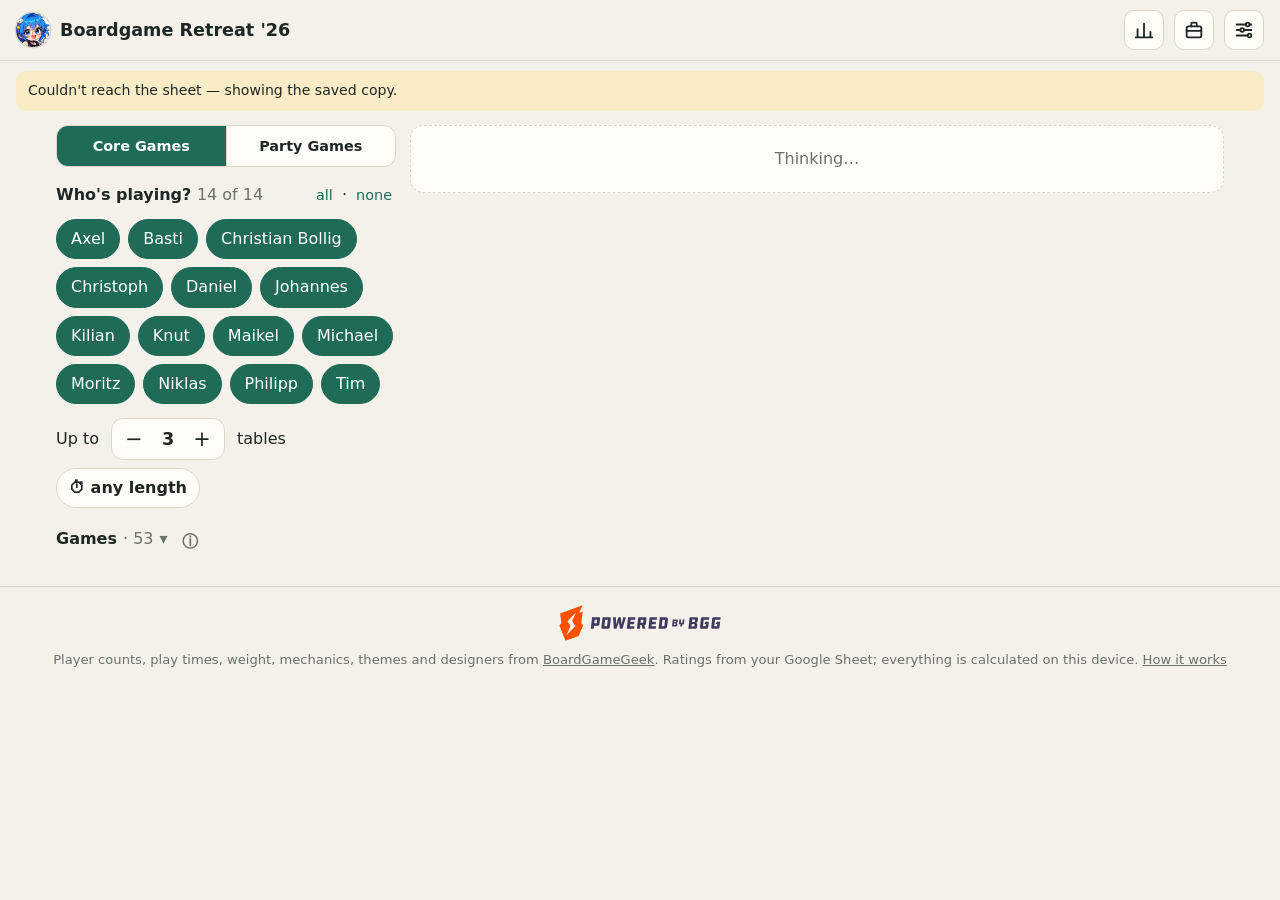
<file: web/index.html>
<!doctype html>
<html lang="en">
<head>
<meta charset="utf-8">
<meta name="viewport" content="width=device-width, initial-scale=1, viewport-fit=cover">
<meta name="theme-color" content="#1f3a33">
<title>Game Tables</title>
<link rel="stylesheet" href="style.css">
<link rel="icon" href="data:image/svg+xml,%3Csvg xmlns=%27http://www.w3.org/2000/svg%27 viewBox=%270 0 32 32%27%3E%3Crect x=%274%27 y=%274%27 width=%2724%27 height=%2724%27 rx=%276%27 fill=%27%231f6b57%27/%3E%3Ccircle cx=%2712%27 cy=%2712%27 r=%272.5%27 fill=%27white%27/%3E%3Ccircle cx=%2720%27 cy=%2720%27 r=%272.5%27 fill=%27white%27/%3E%3C/svg%3E">
</head>
<body>
<header class="top">
  <button id="horstBtn" class="horst-face" aria-label="Horst Chan"><img src="img/horst-face.webp" alt="" width="56" height="56"></button>
  <h1 id="title">Game Tables</h1>
  <span id="dataState" class="muted small"></span>
  <button id="openStats" class="icon-btn" aria-label="Stats" title="Stats">
    <svg viewBox="0 0 24 24" width="22" height="22" fill="none" stroke="currentColor" stroke-width="2" stroke-linecap="round" aria-hidden="true"><path d="M5 20V11M12 20V5M19 20v-6M3 20h18"/></svg>
  </button>
  <button id="openBring" class="icon-btn" aria-label="What to bring" title="What to bring">
    <svg viewBox="0 0 24 24" width="22" height="22" fill="none" stroke="currentColor" stroke-width="2" stroke-linecap="round" stroke-linejoin="round" aria-hidden="true"><rect x="4" y="8" width="16" height="12" rx="2"/><path d="M9 8V5.5A1.5 1.5 0 0 1 10.5 4h3A1.5 1.5 0 0 1 15 5.5V8M4 13h16"/></svg>
  </button>
  <button id="openSettings" class="icon-btn" aria-label="Settings & games">
    <svg viewBox="0 0 24 24" width="22" height="22" fill="none" stroke="currentColor" stroke-width="2" stroke-linecap="round" aria-hidden="true"><path d="M4 6h10M18 6h2M4 12h4M12 12h8M4 18h12"/><circle cx="16" cy="6" r="2"/><circle cx="10" cy="12" r="2"/><circle cx="18" cy="18" r="2"/></svg>
  </button>
</header>

<div id="banner" class="banner" hidden></div>

<div class="layout">
  <aside class="controls">
    <div id="tabSwitch" class="seg tabs" hidden></div>
    <section class="who">
      <div class="row-between">
        <h2>Who's playing? <span id="whoCount" class="muted"></span></h2>
        <span class="links"><button class="link" id="allBtn">all</button> · <button class="link" id="noneBtn">none</button></span>
      </div>
      <div id="players" class="chips"></div>
    </section>

    <section class="tables-row">
      <span>Up to</span>
      <div class="stepper">
        <button id="tMinus" aria-label="Fewer tables">−</button>
        <output id="tVal">3</output>
        <button id="tPlus" aria-label="More tables">+</button>
      </div>
      <span id="tWord">tables</span>
      <button id="timeBtn" class="time-btn" aria-expanded="false">⏱ <span id="timeLabel">any length</span></button>
    </section>
    <section id="timePanel" class="time-panel" hidden>
      <div class="trow"><span>at least</span><div class="chips" id="tminChips"></div></div>
      <div class="trow"><span>at most</span><div class="chips" id="tmaxChips"></div></div>
      <p class="muted small">Uses each table's estimate including teach. Pinned games always count.</p>
    </section>

    <section class="games">
      <div class="row-between">
        <h2><button class="fold" id="gamesFold" aria-expanded="false">Games <span id="gameCount" class="muted"></span> <span class="chev">▾</span></button>
          <button class="info" id="gamesInfo" aria-label="How game chips work" aria-expanded="false">ⓘ</button></h2>
        <span class="links"><button class="link" id="gamesReset" hidden>reset</button> <button class="link" id="gamesMore" hidden>all</button></span>
      </div>
      <p class="muted small legend" id="gamesLegend" hidden>Tap: 📌 must play → ⊘ out → normal · hold: who plays · number: how many here want it</p>
      <div id="gameChips" class="chips"></div>
    </section>
  </aside>

  <main>
    <div id="results" aria-live="polite"></div>
    <p id="stats" class="muted small stats"></p>
  </main>
</div>

<section id="statsView" class="stats-view" hidden>
  <div class="st-head">
    <button id="closeStats" class="ghost-btn">← Tables</button>
    <div class="seg" id="statsWho">
      <button type="button" value="all" aria-pressed="true">Everyone</button>
      <button type="button" value="here" aria-pressed="false">Only who's here</button>
    </div>
  </div>
  <div id="statsBody"></div>
</section>
<section id="bringView" class="stats-view bring-view" hidden>
  <div class="st-head"><button id="closeBring" class="ghost-btn">← Tables</button><h2>🧳 What to bring</h2></div>
  <div id="bringBody"></div>
</section>
<div id="horstPop" class="horst-pop" hidden></div>
<div id="tip" class="tip" hidden></div>
<div id="toast" class="toast" hidden></div>

<dialog id="shareDlg">
  <form method="dialog" class="sheet">
    <header class="sheet-head"><h2>📤 Send to the group?</h2><button class="icon-btn" value="close" aria-label="Close">✕</button></header>
    <p><b>Is this really decided?</b> Once it's in the chat, it tends to stick. Only send it if you're actually about to play it.</p>
    <pre id="shareText" class="share-text"></pre>
    <div class="btns"><button value="close">Still just looking</button><button type="button" id="shareGo" class="primary">Yes, send it</button></div>
  </form>
</dialog>

<footer class="foot">
  <a href="https://boardgamegeek.com" target="_blank" rel="noopener" class="bgg">
    <img src="img/powered-by-bgg.svg" alt="Powered by BGG" height="36"
         onerror="this.replaceWith(Object.assign(document.createElement('span'),{className:'bgg-text',textContent:'Powered by BGG'}))">
  </a>
  <span class="muted small">Player counts, play times, weight, mechanics, themes and designers from <a href="https://boardgamegeek.com" target="_blank" rel="noopener">BoardGameGeek</a>. Ratings from your Google Sheet; everything is calculated on this device. <a href="help.html">How it works</a></span>
</footer>

<dialog id="settings">
  <form method="dialog" class="sheet">
    <header class="sheet-head">
      <div><h2>Settings &amp; games</h2><a class="muted small help-link" href="help.html">How it works</a></div>
      <button class="icon-btn" value="close" aria-label="Close">✕</button>
    </header>

    <div class="share-set">
      <button type="button" id="shareSettings" class="ghost-btn">🔗 Share these settings</button>
      <label class="small"><input type="checkbox" id="shareWho"> with who's here</label>
    </div>
    <section>
      <h3>Who sits where</h3>
      <label class="field">Player counts
        <div class="seg" data-key="source">
          <button type="button" value="best">Best</button>
          <button type="button" value="rec">Recommended</button>
          <button type="button" value="any">Any</button>
        </div>
      </label>
      <label class="field">Seat people at games they rated
        <div class="seg" data-key="minRating">
          <button type="button" value="2">2 only</button>
          <button type="button" value="1">1 or 2</button>
          <button type="button" value="0">anything</button>
        </div>
      </label>
      <details class="adv">
      <summary>Advanced</summary>
      <label class="field">Blank ratings count as
        <div class="seg" data-key="blanks">
          <button type="button" value="neutral">1 (guess)</button>
          <button type="button" value="zero">0</button>
        </div>
      </label>
      <label class="field">Smallest table
        <div class="seg" data-key="minPerTable">
          <button type="button" value="1">1</button>
          <button type="button" value="2">2</button>
          <button type="button" value="3">3</button>
        </div>
      </label>
      </details>
      <label class="toggle"><input type="checkbox" data-key="explainer"> Someone who can explain sits at the table</label>
      <label class="toggle"><input type="checkbox" data-key="owner"> Only games whose owner is here</label>
      <label class="toggle"><input type="checkbox" data-key="picky"> Cater to picky players</label>
      <p class="muted small hint">A “yes” from someone who rarely says yes counts a bit more. Scores shown stay the plain ratings.</p>
      <label class="field"><span id="gapLabel">All tables finish within <b>any time</b></span>
        <input id="gap" type="range" min="0" max="3" step="1" value="3" list="gapTicks">
        <datalist id="gapTicks"><option value="0" label="½ h"></option><option value="1" label="1 h"></option><option value="2" label="2 h"></option><option value="3" label="any"></option></datalist>
        <span class="ticks"><span>½ h</span><span>1 h</span><span>2 h</span><span>any</span></span>
      </label>
      <label class="toggle"><input type="checkbox" data-key="minutes"> Show minutes (box time and estimate)</label>
    </section>


    <section>
      <h3>Data</h3>
      <div id="dataInfo" class="small"></div>
      <details class="custom">
        <summary class="small">Use another sheet</summary>
        <p class="muted small">Paste the link to a tab of a Google Sheet shared as "anyone with the link", with the same columns as ours. Only this device switches.</p>
        <input id="customUrl" type="url" inputmode="url" placeholder="https://docs.google.com/spreadsheets/d/…" autocomplete="off">
        <div class="btns"><button type="button" id="useCustom">Use it</button><button type="button" id="dropCustom">Back to the retreat sheet</button></div>
      </details>
      <div class="btns">
        <button type="button" id="resetAll" class="danger">Reset everything</button>
      </div>
    </section>
    <details class="games-fold">
      <summary><h3>All games</h3></summary>
      <input id="gameSearch" class="full" type="search" placeholder="Search games" autocomplete="off">
      <p class="muted small">📌 must be played · ⊘ leave out · tap a name to choose who plays it</p>
      <ul id="gameList" class="game-list"></ul>
    </details>
  </form>
</dialog>

<dialog id="gameSheet">
  <form method="dialog" class="sheet">
    <header class="sheet-head">
      <div><h2 id="gsTitle"></h2><p id="gsMeta" class="muted small"></p></div>
      <button class="icon-btn" value="close" aria-label="Close">✕</button>
    </header>
    <div id="gsState" class="seg"></div>
    <section>
      <div class="row-between"><h3>Who plays it?</h3><button type="button" id="clearPeople" class="link">clear</button></div>
      <p class="muted small">Tap: ✓ plays → ✕ never → open. Your picks beat ratings, explainer and player-count rules.</p>
      <div id="gsPeople" class="chips"></div>
      <div id="gsNotes" class="small notes"></div>
    </section>
    <details class="known">
      <summary>Already played it <span id="gsKnownCount" class="muted"></span></summary>
      <p class="muted small">If everyone at a table knows it, there's no teach and the estimate shrinks (🎓). Explainers count automatically.</p>
      <div id="gsKnown" class="chips"></div>
    </details>
    <button class="done">Done</button>
  </form>
</dialog>

<script type="module" src="app.js"></script>
</body>
</html>
</file>
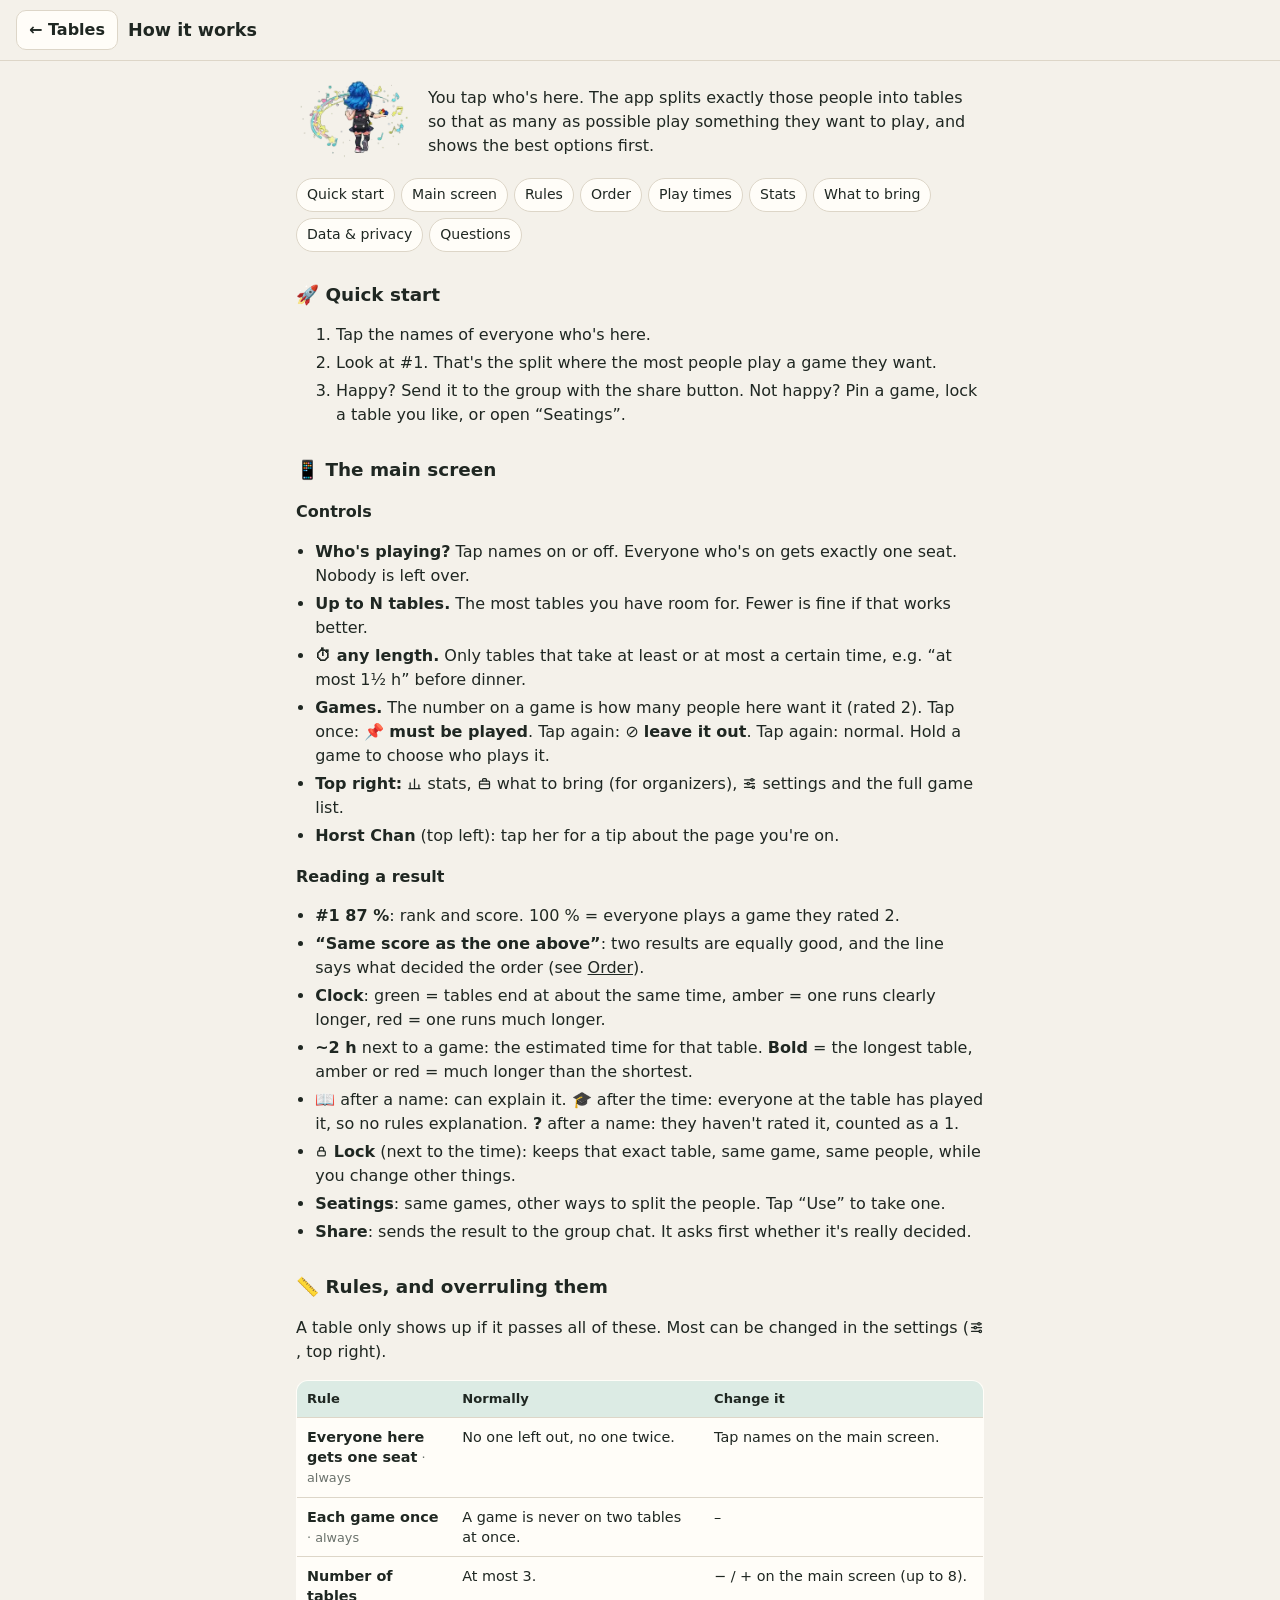
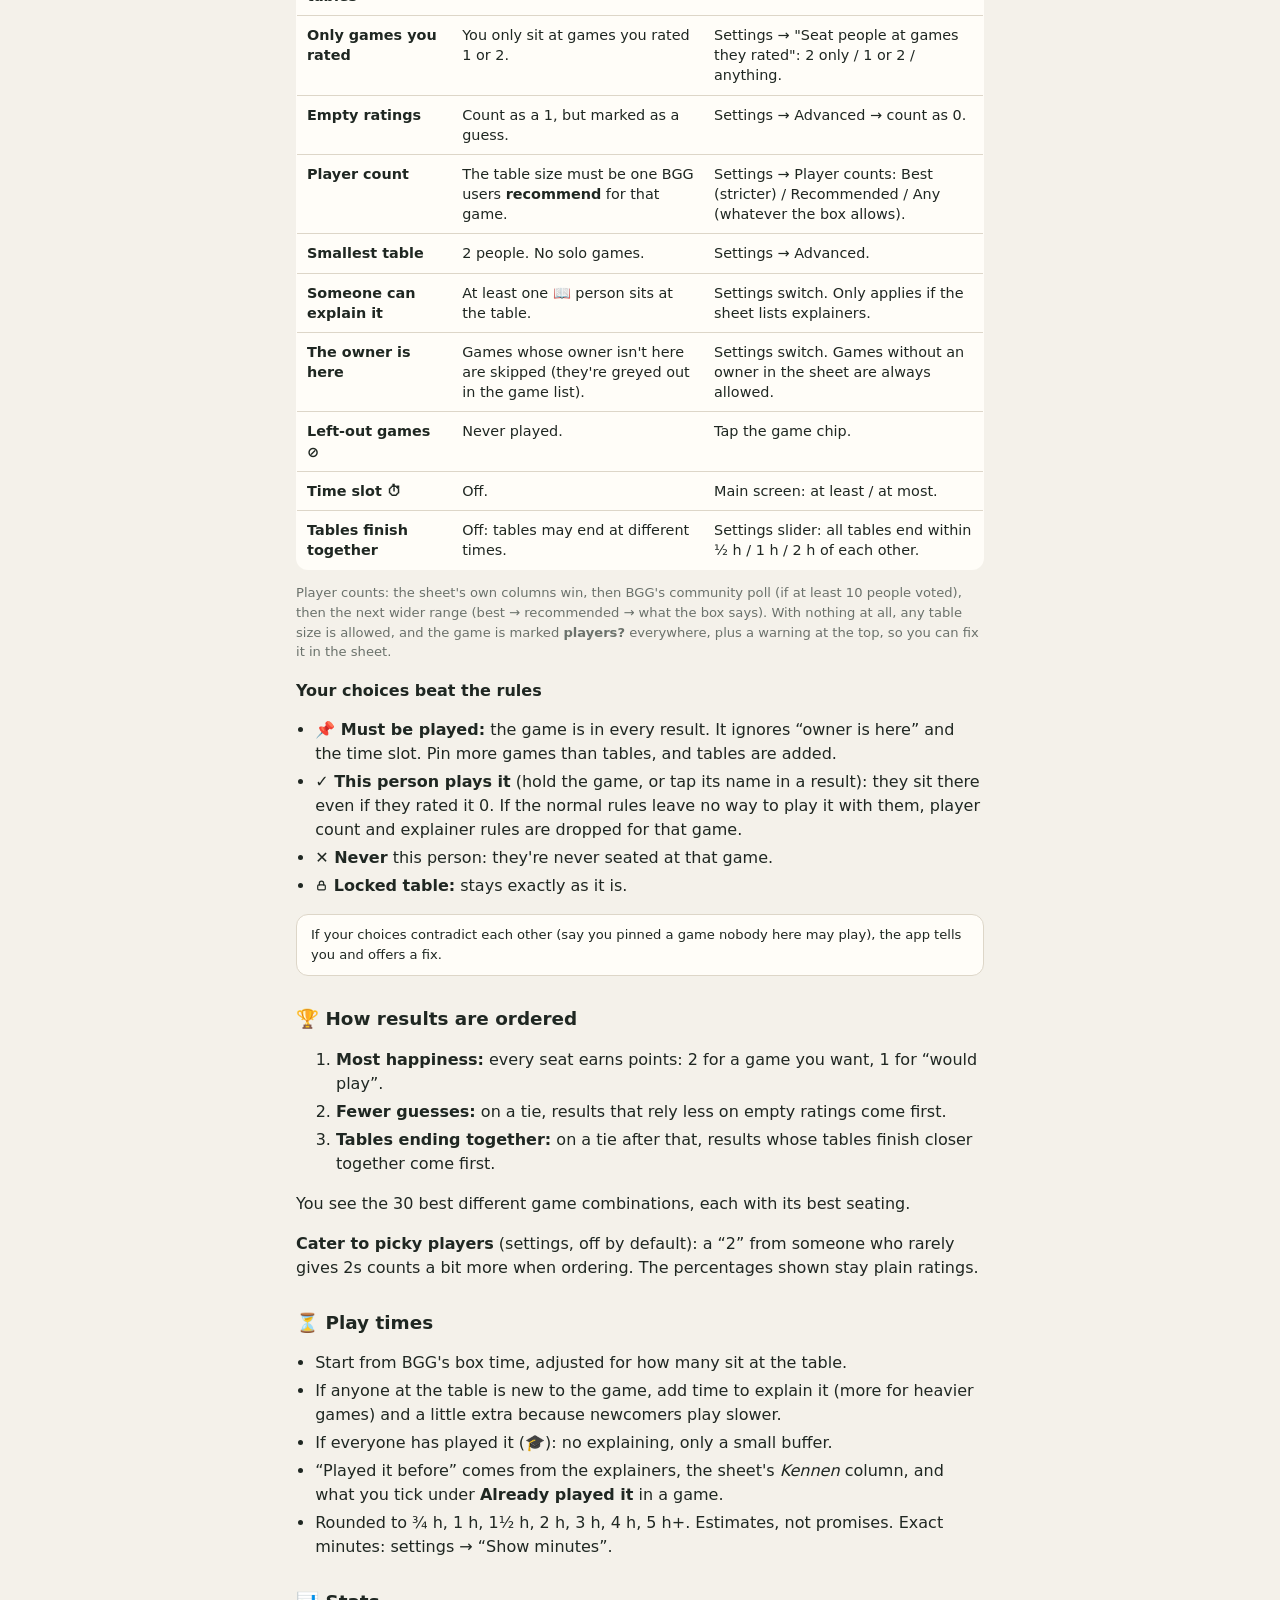
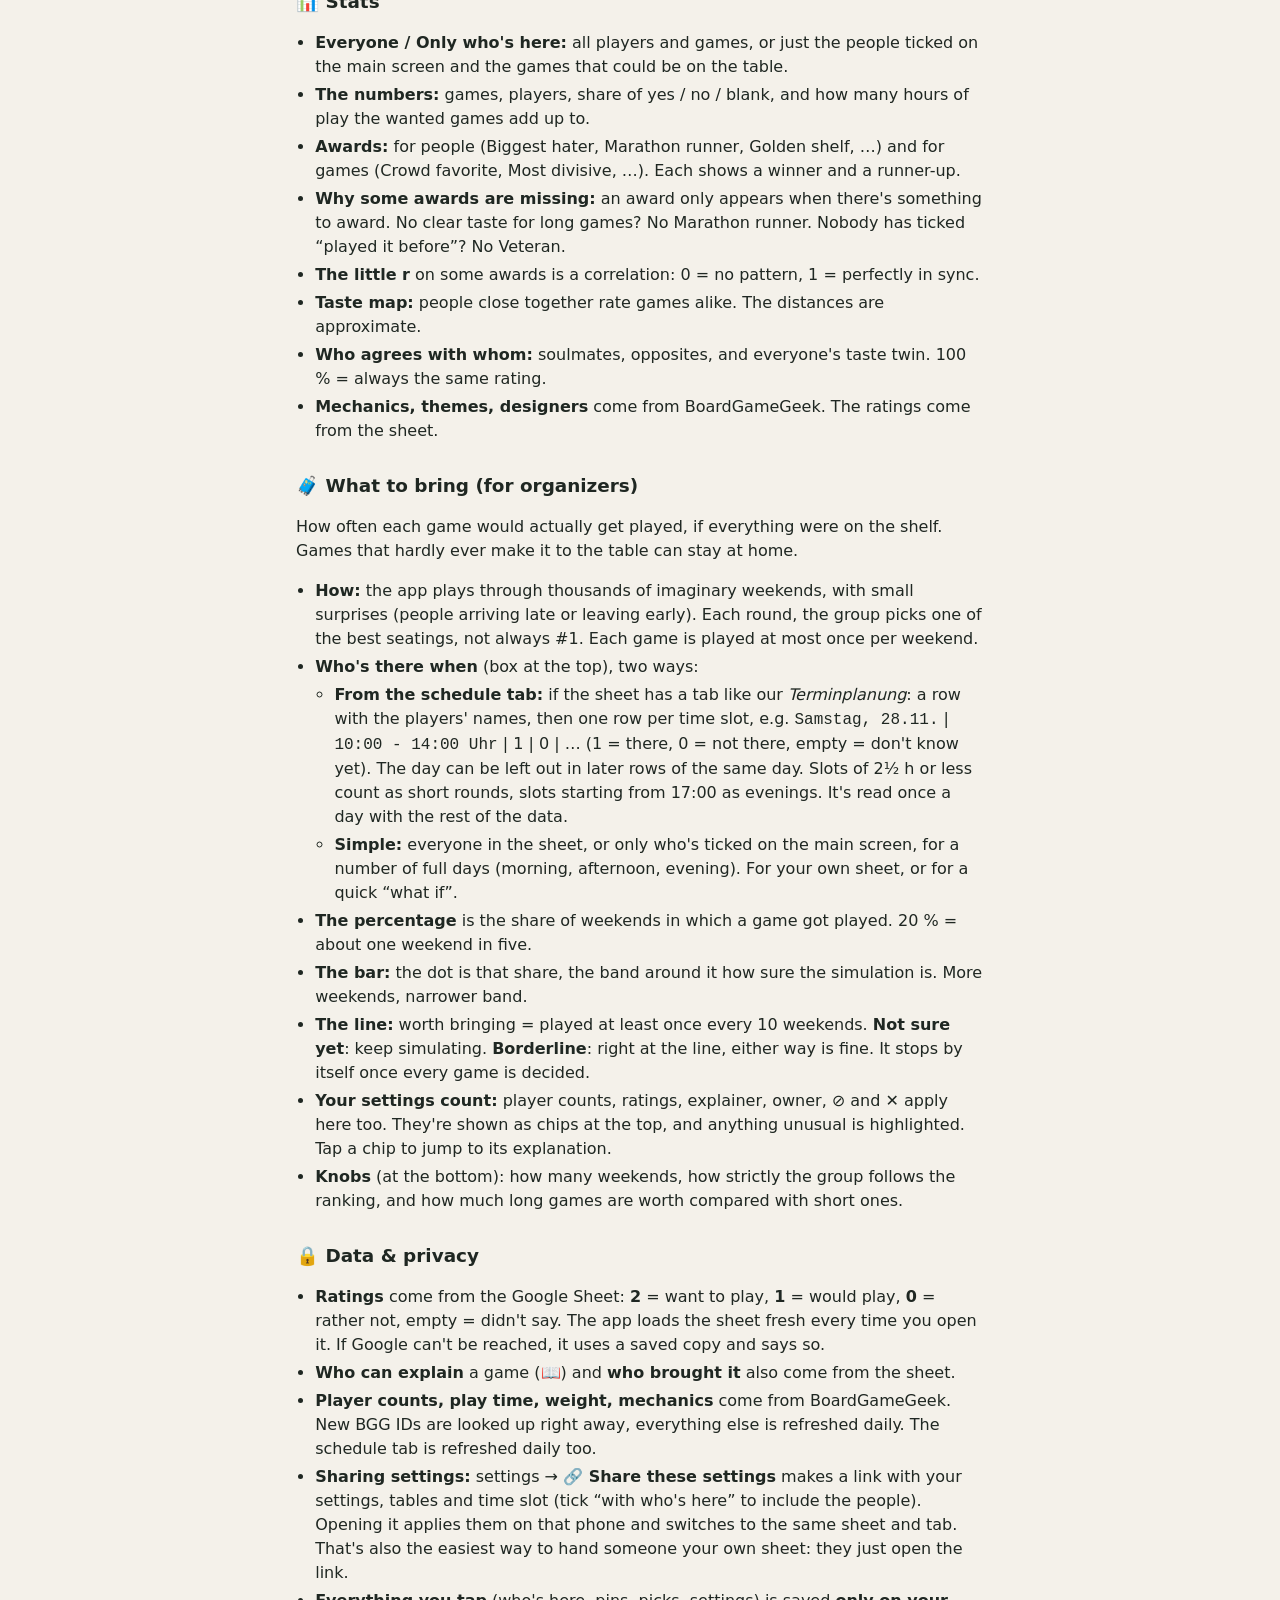
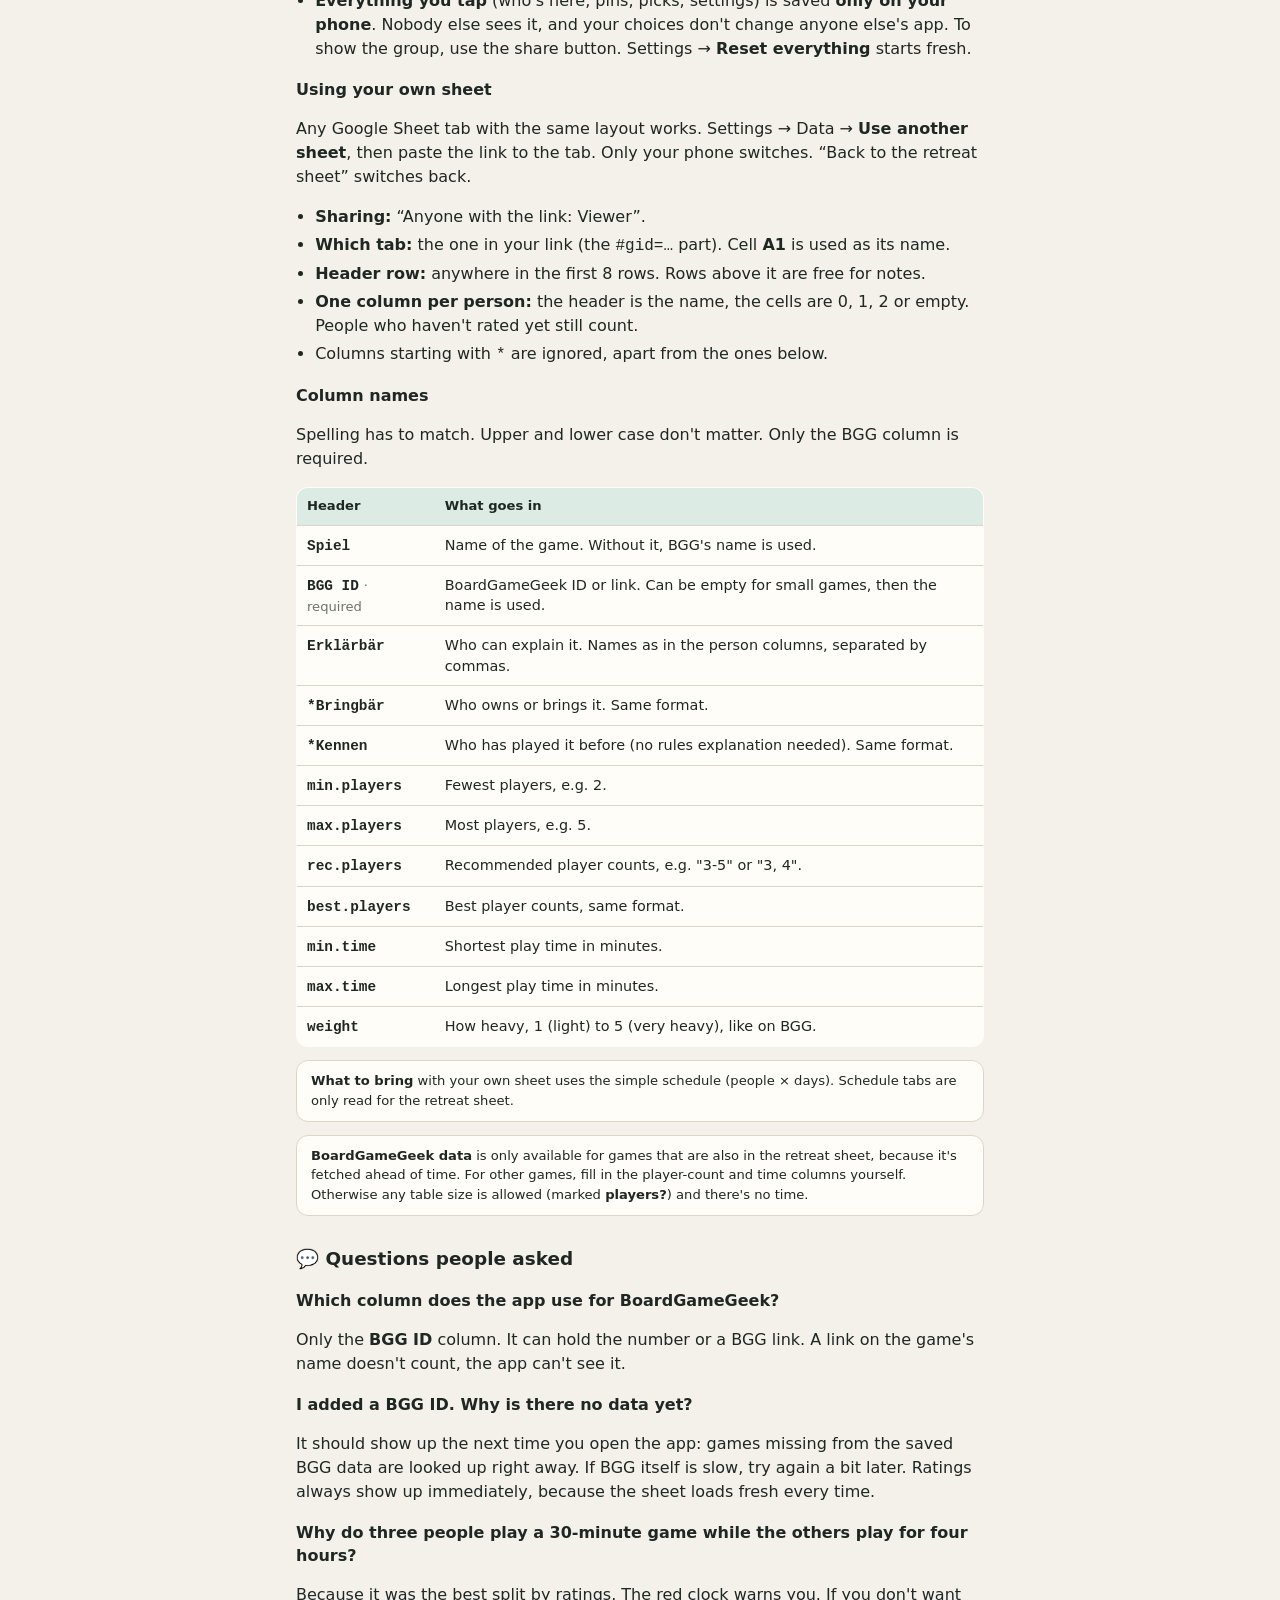
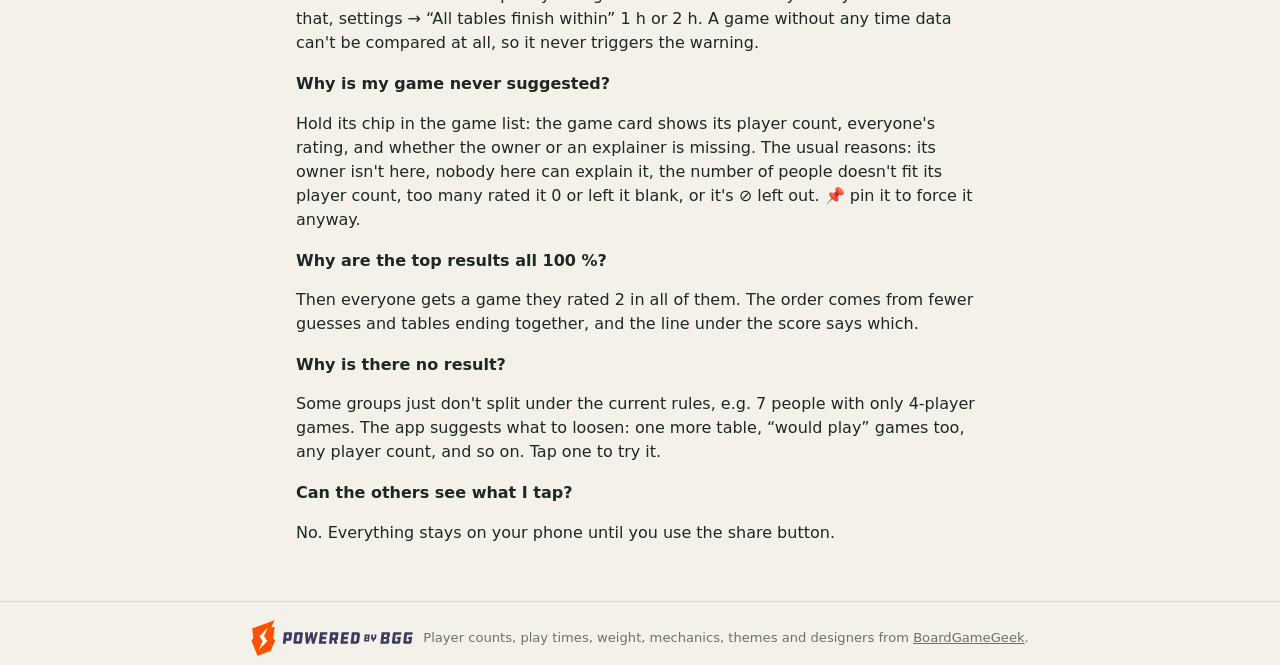
<file: web/help.html>
<!doctype html>
<html lang="en">
<head>
<meta charset="utf-8">
<meta name="viewport" content="width=device-width, initial-scale=1, viewport-fit=cover">
<meta name="theme-color" content="#1f3a33">
<title>How it works · Game Tables</title>
<link rel="stylesheet" href="style.css">
<style>
  .help { max-width: 720px; margin: 0 auto; padding: 14px 16px 40px; }
  .help h2 { font-size: 1.15rem; margin: 30px 0 8px; }
  .help h3 { font-size: 1rem; margin: 18px 0 6px; }
  .help p, .help li { line-height: 1.5; }
  .help ul { padding-left: 1.2em; }
  .help li { margin: 4px 0; }
  .hero { display: flex; align-items: center; gap: 12px; margin-top: 4px; }
  .hero img { width: 120px; height: auto; flex: none; }
  .hero p { margin: 0; }
  .toc { display: flex; flex-wrap: wrap; gap: 6px; margin: 14px 0 0; }
  .toc a { padding: 6px 10px; border: 1px solid var(--line); border-radius: 999px; background: var(--card); color: var(--ink); text-decoration: none; font-size: .88rem; }
  .rules { width: 100%; border-collapse: collapse; background: var(--card); border: 1px solid var(--line); border-radius: 12px; overflow: hidden; font-size: .9rem; }
  .rules th, .rules td { text-align: left; vertical-align: top; padding: 9px 10px; border-top: 1px solid var(--line); }
  .rules thead th { border-top: 0; background: var(--accent-soft); font-size: .82rem; }
  .rules td:first-child { font-weight: 600; }
  .rules .always td:first-child::after { content: ' · always'; font-weight: 400; color: var(--muted); font-size: .8rem; }
  .card-note { background: var(--card); border: 1px solid var(--line); border-radius: 12px; padding: 10px 14px; }
  [id] { scroll-margin-top: 72px; }
  .rules tr:target { background: var(--accent-soft); }
  #r-never:target { background: var(--accent-soft); border-radius: 6px; }
  .help a.back { display: inline-block; margin-bottom: 4px; }
  @media (max-width: 560px) { .rules thead { display: none; } .rules tr { display: block; border-top: 1px solid var(--line); padding: 8px 10px; }
    .rules tr:first-child { border-top: 0; } .rules td { display: block; border: 0; padding: 2px 0; }
    .rules td[data-l]::before { content: attr(data-l) ': '; color: var(--muted); } }
</style>
</head>
<body>
<header class="top">
  <a href="./" class="ghost-btn" style="text-decoration:none;color:inherit;display:inline-flex;align-items:center">← Tables</a>
  <h1>How it works</h1>
</header>

<main class="help">
  <div class="hero">
    <picture><source srcset="img/horst-chan-still.webp" media="(prefers-reduced-motion: reduce)"><img src="img/horst-chan.webp?v=3" alt="Horst Chan, our mascot" width="280" height="184"></picture>
    <p>You tap who's here. The app splits exactly those people into tables so that as many as possible play something they want to play, and shows the best options first.</p>
  </div>
  <nav class="toc">
    <a href="#start">Quick start</a><a href="#screen">Main screen</a><a href="#rules">Rules</a><a href="#order">Order</a>
    <a href="#time">Play times</a><a href="#stats">Stats</a><a href="#bring">What to bring</a><a href="#data">Data &amp; privacy</a><a href="#faq">Questions</a>
  </nav>

  <h2 id="start">🚀 Quick start</h2>
  <ol>
    <li>Tap the names of everyone who's here.</li>
    <li>Look at #1. That's the split where the most people play a game they want.</li>
    <li>Happy? Send it to the group with the share button. Not happy? Pin a game, lock a table you like, or open “Seatings”.</li>
  </ol>

  <h2 id="screen">📱 The main screen</h2>
  <h3>Controls</h3>
  <ul>
    <li><b>Who's playing?</b> Tap names on or off. Everyone who's on gets exactly one seat. Nobody is left over.</li>
    <li><b>Up to N tables.</b> The most tables you have room for. Fewer is fine if that works better.</li>
    <li><b>⏱ any length.</b> Only tables that take at least or at most a certain time, e.g. “at most 1½ h” before dinner.</li>
    <li><b>Games.</b> The number on a game is how many people here want it (rated 2). Tap once: 📌 <b>must be played</b>. Tap again: ⊘ <b>leave it out</b>. Tap again: normal. Hold a game to choose who plays it.</li>
    <li><b>Top right:</b> <svg viewBox="0 0 24 24" width="15" height="15" fill="none" stroke="currentColor" stroke-width="2" stroke-linecap="round" stroke-linejoin="round" style="vertical-align:-2px"><path d="M5 20V11M12 20V5M19 20v-6M3 20h18"/></svg> stats, <svg viewBox="0 0 24 24" width="15" height="15" fill="none" stroke="currentColor" stroke-width="2" stroke-linecap="round" stroke-linejoin="round" style="vertical-align:-2px"><rect x="4" y="8" width="16" height="12" rx="2"/><path d="M9 8V5.5A1.5 1.5 0 0 1 10.5 4h3A1.5 1.5 0 0 1 15 5.5V8M4 13h16"/></svg> what to bring (for organizers), <svg viewBox="0 0 24 24" width="15" height="15" fill="none" stroke="currentColor" stroke-width="2" stroke-linecap="round" style="vertical-align:-2px"><path d="M4 6h10M18 6h2M4 12h4M12 12h8M4 18h12"/><circle cx="16" cy="6" r="2"/><circle cx="10" cy="12" r="2"/><circle cx="18" cy="18" r="2"/></svg> settings and the full game list.</li>
    <li><b>Horst Chan</b> (top left): tap her for a tip about the page you're on.</li>
  </ul>
  <h3 id="result">Reading a result</h3>
  <ul>
    <li><b>#1 87 %</b>: rank and score. 100 % = everyone plays a game they rated 2.</li>
    <li><b>“Same score as the one above”</b>: two results are equally good, and the line says what decided the order (see <a href="#order">Order</a>).</li>
    <li><b>Clock</b>: green = tables end at about the same time, amber = one runs clearly longer, red = one runs much longer.</li>
    <li><b>~2 h</b> next to a game: the estimated time for that table. <b>Bold</b> = the longest table, amber or red = much longer than the shortest.</li>
    <li><b>📖</b> after a name: can explain it. <b>🎓</b> after the time: everyone at the table has played it, so no rules explanation. <b>?</b> after a name: they haven't rated it, counted as a 1.</li>
    <li><b><svg viewBox="0 0 24 24" width="13" height="13" fill="none" stroke="currentColor" stroke-width="2.2" stroke-linecap="round" style="vertical-align:-1px"><rect x="5" y="11" width="14" height="9" rx="2"/><path d="M8 11V8a4 4 0 0 1 8 0v3"/></svg> Lock</b> (next to the time): keeps that exact table, same game, same people, while you change other things.</li>
    <li><b>Seatings</b>: same games, other ways to split the people. Tap “Use” to take one.</li>
    <li><b>Share</b>: sends the result to the group chat. It asks first whether it's really decided.</li>
  </ul>

  <h2 id="rules">📏 Rules, and overruling them</h2>
  <p>A table only shows up if it passes all of these. Most can be changed in the settings (<svg viewBox="0 0 24 24" width="15" height="15" fill="none" stroke="currentColor" stroke-width="2" stroke-linecap="round" style="vertical-align:-2px"><path d="M4 6h10M18 6h2M4 12h4M12 12h8M4 18h12"/><circle cx="16" cy="6" r="2"/><circle cx="10" cy="12" r="2"/><circle cx="18" cy="18" r="2"/></svg>, top right).</p>
  <table class="rules">
    <thead><tr><th>Rule</th><th>Normally</th><th>Change it</th></tr></thead>
    <tbody>
      <tr class="always"><td>Everyone here gets one seat</td><td data-l="Normally">No one left out, no one twice.</td><td data-l="Change it">Tap names on the main screen.</td></tr>
      <tr class="always"><td>Each game once</td><td data-l="Normally">A game is never on two tables at once.</td><td data-l="Change it">–</td></tr>
      <tr id="r-tables"><td>Number of tables</td><td data-l="Normally">At most 3.</td><td data-l="Change it">− / + on the main screen (up to 8).</td></tr>
      <tr id="r-rating"><td>Only games you rated</td><td data-l="Normally">You only sit at games you rated 1 or 2.</td><td data-l="Change it">Settings → "Seat people at games they rated": 2 only / 1 or 2 / anything.</td></tr>
      <tr id="r-blanks"><td>Empty ratings</td><td data-l="Normally">Count as a 1, but marked as a guess.</td><td data-l="Change it">Settings → Advanced → count as 0.</td></tr>
      <tr id="r-counts"><td>Player count</td><td data-l="Normally">The table size must be one BGG users <b>recommend</b> for that game.</td><td data-l="Change it">Settings → Player counts: Best (stricter) / Recommended / Any (whatever the box allows).</td></tr>
      <tr id="r-smallest"><td>Smallest table</td><td data-l="Normally">2 people. No solo games.</td><td data-l="Change it">Settings → Advanced.</td></tr>
      <tr id="r-explainer"><td>Someone can explain it</td><td data-l="Normally">At least one 📖 person sits at the table.</td><td data-l="Change it">Settings switch. Only applies if the sheet lists explainers.</td></tr>
      <tr id="r-owner"><td>The owner is here</td><td data-l="Normally">Games whose owner isn't here are skipped (they're greyed out in the game list).</td><td data-l="Change it">Settings switch. Games without an owner in the sheet are always allowed.</td></tr>
      <tr id="r-out"><td>Left-out games ⊘</td><td data-l="Normally">Never played.</td><td data-l="Change it">Tap the game chip.</td></tr>
      <tr id="r-slot"><td>Time slot ⏱</td><td data-l="Normally">Off.</td><td data-l="Change it">Main screen: at least / at most.</td></tr>
      <tr id="r-gap"><td>Tables finish together</td><td data-l="Normally">Off: tables may end at different times.</td><td data-l="Change it">Settings slider: all tables end within ½ h / 1 h / 2 h of each other.</td></tr>
    </tbody>
  </table>
  <p class="muted small">Player counts: the sheet's own columns win, then BGG's community poll (if at least 10 people voted), then the next wider range (best → recommended → what the box says). With nothing at all, any table size is allowed, and the game is marked <b>players?</b> everywhere, plus a warning at the top, so you can fix it in the sheet.</p>
  <h3 id="overrides">Your choices beat the rules</h3>
  <ul>
    <li><b>📌 Must be played:</b> the game is in every result. It ignores “owner is here” and the time slot. Pin more games than tables, and tables are added.</li>
    <li><b>✓ This person plays it</b> (hold the game, or tap its name in a result): they sit there even if they rated it 0. If the normal rules leave no way to play it with them, player count and explainer rules are dropped for that game.</li>
    <li id="r-never"><b>✕ Never</b> this person: they're never seated at that game.</li>
    <li><b><svg viewBox="0 0 24 24" width="13" height="13" fill="none" stroke="currentColor" stroke-width="2.2" stroke-linecap="round" style="vertical-align:-1px"><rect x="5" y="11" width="14" height="9" rx="2"/><path d="M8 11V8a4 4 0 0 1 8 0v3"/></svg> Locked table:</b> stays exactly as it is.</li>
  </ul>
  <p class="card-note small">If your choices contradict each other (say you pinned a game nobody here may play), the app tells you and offers a fix.</p>

  <h2 id="order">🏆 How results are ordered</h2>
  <ol>
    <li><b>Most happiness:</b> every seat earns points: 2 for a game you want, 1 for “would play”.</li>
    <li><b>Fewer guesses:</b> on a tie, results that rely less on empty ratings come first.</li>
    <li><b>Tables ending together:</b> on a tie after that, results whose tables finish closer together come first.</li>
  </ol>
  <p>You see the 30 best different game combinations, each with its best seating.</p>
  <p><b>Cater to picky players</b> (settings, off by default): a “2” from someone who rarely gives 2s counts a bit more when ordering. The percentages shown stay plain ratings.</p>

  <h2 id="time">⏳ Play times</h2>
  <ul>
    <li>Start from BGG's box time, adjusted for how many sit at the table.</li>
    <li>If anyone at the table is new to the game, add time to explain it (more for heavier games) and a little extra because newcomers play slower.</li>
    <li>If everyone has played it (🎓): no explaining, only a small buffer.</li>
    <li>“Played it before” comes from the explainers, the sheet's <i>Kennen</i> column, and what you tick under <b>Already played it</b> in a game.</li>
    <li>Rounded to ¾ h, 1 h, 1½ h, 2 h, 3 h, 4 h, 5 h+. Estimates, not promises. Exact minutes: settings → “Show minutes”.</li>
  </ul>

  <h2 id="stats">📊 Stats</h2>
  <ul>
    <li><b>Everyone / Only who's here:</b> all players and games, or just the people ticked on the main screen and the games that could be on the table.</li>
    <li><b>The numbers:</b> games, players, share of yes / no / blank, and how many hours of play the wanted games add up to.</li>
    <li><b>Awards:</b> for people (Biggest hater, Marathon runner, Golden shelf, …) and for games (Crowd favorite, Most divisive, …). Each shows a winner and a runner-up.</li>
    <li><b>Why some awards are missing:</b> an award only appears when there's something to award. No clear taste for long games? No Marathon runner. Nobody has ticked “played it before”? No Veteran.</li>
    <li><b>The little r</b> on some awards is a correlation: 0 = no pattern, 1 = perfectly in sync.</li>
    <li><b>Taste map:</b> people close together rate games alike. The distances are approximate.</li>
    <li><b>Who agrees with whom:</b> soulmates, opposites, and everyone's taste twin. 100 % = always the same rating.</li>
    <li><b>Mechanics, themes, designers</b> come from BoardGameGeek. The ratings come from the sheet.</li>
  </ul>

  <h2 id="bring">🧳 What to bring (for organizers)</h2>
  <p>How often each game would actually get played, if everything were on the shelf. Games that hardly ever make it to the table can stay at home.</p>
  <ul>
    <li><b>How:</b> the app plays through thousands of imaginary weekends, with small surprises (people arriving late or leaving early). Each round, the group picks one of the best seatings, not always #1. Each game is played at most once per weekend.</li>
    <li id="schedule"><b>Who's there when</b> (box at the top), two ways:
      <ul>
        <li><b>From the schedule tab:</b> if the sheet has a tab like our <i>Terminplanung</i>: a row with the players' names, then one row per time slot, e.g. <code>Samstag, 28.11.</code> | <code>10:00 - 14:00 Uhr</code> | 1 | 0 | … (1 = there, 0 = not there, empty = don't know yet). The day can be left out in later rows of the same day. Slots of 2½ h or less count as short rounds, slots starting from 17:00 as evenings. It's read once a day with the rest of the data.</li>
        <li><b>Simple:</b> everyone in the sheet, or only who's ticked on the main screen, for a number of full days (morning, afternoon, evening). For your own sheet, or for a quick “what if”.</li>
      </ul></li>
    <li><b>The percentage</b> is the share of weekends in which a game got played. 20 % = about one weekend in five.</li>
    <li><b>The bar:</b> the dot is that share, the band around it how sure the simulation is. More weekends, narrower band.</li>
    <li><b>The line:</b> worth bringing = played at least once every 10 weekends. <b>Not sure yet</b>: keep simulating. <b>Borderline</b>: right at the line, either way is fine. It stops by itself once every game is decided.</li>
    <li><b>Your settings count:</b> player counts, ratings, explainer, owner, ⊘ and ✕ apply here too. They're shown as chips at the top, and anything unusual is highlighted. Tap a chip to jump to its explanation.</li>
    <li><b>Knobs</b> (at the bottom): how many weekends, how strictly the group follows the ranking, and how much long games are worth compared with short ones.</li>
  </ul>

  <h2 id="data">🔒 Data &amp; privacy</h2>
  <ul>
    <li><b>Ratings</b> come from the Google Sheet: <b>2</b> = want to play, <b>1</b> = would play, <b>0</b> = rather not, empty = didn't say. The app loads the sheet fresh every time you open it. If Google can't be reached, it uses a saved copy and says so.</li>
    <li><b>Who can explain</b> a game (📖) and <b>who brought it</b> also come from the sheet.</li>
    <li><b>Player counts, play time, weight, mechanics</b> come from BoardGameGeek. New BGG IDs are looked up right away, everything else is refreshed daily. The schedule tab is refreshed daily too.</li>
    <li><b>Sharing settings:</b> settings → <b>🔗 Share these settings</b> makes a link with your settings, tables and time slot (tick “with who's here” to include the people). Opening it applies them on that phone and switches to the same sheet and tab. That's also the easiest way to hand someone your own sheet: they just open the link.</li>
    <li><b>Everything you tap</b> (who's here, pins, picks, settings) is saved <b>only on your phone</b>. Nobody else sees it, and your choices don't change anyone else's app. To show the group, use the share button. Settings → <b>Reset everything</b> starts fresh.</li>
  </ul>
  <h3 id="own">Using your own sheet</h3>
  <p>Any Google Sheet tab with the same layout works. Settings → Data → <b>Use another sheet</b>, then paste the link to the tab. Only your phone switches. “Back to the retreat sheet” switches back.</p>
  <ul>
    <li><b>Sharing:</b> “Anyone with the link: Viewer”.</li>
    <li><b>Which tab:</b> the one in your link (the <code>#gid=…</code> part). Cell <b>A1</b> is used as its name.</li>
    <li><b>Header row:</b> anywhere in the first 8 rows. Rows above it are free for notes.</li>
    <li><b>One column per person:</b> the header is the name, the cells are 0, 1, 2 or empty. People who haven't rated yet still count.</li>
    <li>Columns starting with <code>*</code> are ignored, apart from the ones below.</li>
  </ul>
  <h3>Column names</h3>
  <p>Spelling has to match. Upper and lower case don't matter. Only the BGG column is required.</p>
  <table class="rules" id="cols">
    <thead><tr><th>Header</th><th>What goes in</th></tr></thead>
    <tbody><tr><td colspan="2" class="muted">Loading…</td></tr></tbody>
  </table>
  <p class="card-note small"><b>What to bring</b> with your own sheet uses the simple schedule (people × days). Schedule tabs are only read for the retreat sheet.</p>
  <p class="card-note small"><b>BoardGameGeek data</b> is only available for games that are also in the retreat sheet, because it's fetched ahead of time. For other games, fill in the player-count and time columns yourself. Otherwise any table size is allowed (marked <b>players?</b>) and there's no time.</p>

  <h2 id="faq">💬 Questions people asked</h2>
  <h3>Which column does the app use for BoardGameGeek?</h3>
  <p>Only the <b>BGG ID</b> column. It can hold the number or a BGG link. A link on the game's name doesn't count, the app can't see it.</p>
  <h3>I added a BGG ID. Why is there no data yet?</h3>
  <p>It should show up the next time you open the app: games missing from the saved BGG data are looked up right away. If BGG itself is slow, try again a bit later. Ratings always show up immediately, because the sheet loads fresh every time.</p>
  <h3>Why do three people play a 30-minute game while the others play for four hours?</h3>
  <p>Because it was the best split by ratings. The red clock warns you. If you don't want that, settings → “All tables finish within” 1 h or 2 h. A game without any time data can't be compared at all, so it never triggers the warning.</p>
  <h3>Why is my game never suggested?</h3>
  <p>Hold its chip in the game list: the game card shows its player count, everyone's rating, and whether the owner or an explainer is missing. The usual reasons: its owner isn't here, nobody here can explain it, the number of people doesn't fit its player count, too many rated it 0 or left it blank, or it's ⊘ left out. 📌 pin it to force it anyway.</p>
  <h3>Why are the top results all 100 %?</h3>
  <p>Then everyone gets a game they rated 2 in all of them. The order comes from fewer guesses and tables ending together, and the line under the score says which.</p>
  <h3>Why is there no result?</h3>
  <p>Some groups just don't split under the current rules, e.g. 7 people with only 4-player games. The app suggests what to loosen: one more table, “would play” games too, any player count, and so on. Tap one to try it.</p>
  <h3>Can the others see what I tap?</h3>
  <p>No. Everything stays on your phone until you use the share button.</p>
</main>

<footer class="foot">
  <a href="https://boardgamegeek.com" target="_blank" rel="noopener" class="bgg"><img src="img/powered-by-bgg.svg" alt="Powered by BGG" height="36"></a>
  <span class="muted small">Player counts, play times, weight, mechanics, themes and designers from <a href="https://boardgamegeek.com" target="_blank" rel="noopener">BoardGameGeek</a>.</span>
</footer>
<script>
// Column names come from config.json, so this page never disagrees with the app.
const DESC = {
  game: ['', 'Name of the game. Without it, BGG\'s name is used.'],
  bgg: ['required', 'BoardGameGeek ID or link. Can be empty for small games, then the name is used.'],
  explainer: ['', 'Who can explain it. Names as in the person columns, separated by commas.'],
  bringer: ['', 'Who owns or brings it. Same format.'],
  known: ['', 'Who has played it before (no rules explanation needed). Same format.'],
  minPlayers: ['', 'Fewest players, e.g. 2.'],
  maxPlayers: ['', 'Most players, e.g. 5.'],
  recPlayers: ['', 'Recommended player counts, e.g. "3-5" or "3, 4".'],
  bestPlayers: ['', 'Best player counts, same format.'],
  minTime: ['', 'Shortest play time in minutes.'],
  maxTime: ['', 'Longest play time in minutes.'],
  weight: ['', 'How heavy, 1 (light) to 5 (very heavy), like on BGG.'],
};
const esc = s => String(s).replace(/[&<>"]/g, c => ({ '&': '&amp;', '<': '&lt;', '>': '&gt;', '"': '&quot;' }[c]));
fetch('config.json', { cache: 'no-cache' }).then(r => r.json()).then(cfg => {
  document.querySelector('#cols tbody').innerHTML = Object.entries(DESC).filter(([k]) => cfg.columns[k]).map(([k, [req, d]]) =>
    `<tr><td><code>${esc(cfg.columns[k])}</code>${req ? ' <span class="muted small">· required</span>' : ''}</td><td>${esc(d)}</td></tr>`).join('');
}).catch(() => { document.querySelector('#cols tbody').innerHTML = '<tr><td colspan="2" class="muted">Couldn\'t load the column list.</td></tr>'; });
</script>
</body>
</html>
</file>
<file: web/style.css>
[hidden] { display: none !important; }
:root {
  --bg: #f4f1ea; --card: #fffdf8; --ink: #1f2722; --muted: #6b726c; --line: #ddd6c8;
  --accent: #1f6b57; --accent-ink: #fff; --accent-soft: #dcebe4;
  --r2: #1f8a4c; --r2-bg: #dff2e6; --r1: #a56a00; --r1-bg: #fbecc8;
  --r0: #b3261e; --r0-bg: #f9dedb; --rq: #6b726c; --rq-bg: #ece9e2;
  --lock: #1f6b57; --radius: 14px;
  color-scheme: light dark;
}
@media (prefers-color-scheme: dark) {
  :root {
    --bg: #141917; --card: #1d2420; --ink: #e8ece9; --muted: #98a19b; --line: #313a35;
    --accent: #5cc29c; --accent-ink: #0d1411; --accent-soft: #23362e;
    --sel: #2f6b55; --sel-ink: #eaf6f0;
    --r2: #6fd59a; --r2-bg: #1f3a2a; --r1: #f0be5b; --r1-bg: #3a2f17;
    --r0: #ff8a80; --r0-bg: #3d2220; --rq: #a8b0aa; --rq-bg: #2a312d; --lock: #5cc29c;
  }
}
* { box-sizing: border-box; }
body {
  margin: 0; background: var(--bg); color: var(--ink);
  font: 16px/1.4 system-ui, -apple-system, "Segoe UI", Roboto, sans-serif;
  -webkit-tap-highlight-color: transparent;
}
a { color: inherit; }
button { font: inherit; color: inherit; cursor: pointer; }
h1, h2, h3 { margin: 0; }
h2 { font-size: 1rem; }
h3 { font-size: .95rem; margin-bottom: 10px; }
.muted { color: var(--muted); font-weight: 400; }
.small { font-size: .82rem; }
.row-between { display: flex; align-items: center; justify-content: space-between; gap: 12px; }

.top {
  position: sticky; top: 0; z-index: 5; display: flex; align-items: center; gap: 10px;
  padding: 10px 16px; padding-top: max(10px, env(safe-area-inset-top));
  background: color-mix(in srgb, var(--bg) 88%, transparent); backdrop-filter: blur(8px);
  border-bottom: 1px solid var(--line);
}
.top h1 { font-size: 1.1rem; flex: 0 1 auto; white-space: nowrap; overflow: hidden; text-overflow: ellipsis; }
.top #dataState { flex: 1; }
.icon-btn {
  display: grid; place-items: center; width: 40px; height: 40px; border-radius: 10px;
  border: 1px solid var(--line); background: var(--card);
}
.banner { margin: 10px 16px 0; padding: 10px 12px; border-radius: 10px; background: var(--r1-bg); color: var(--ink); font-size: .88rem; }

.layout { display: grid; gap: 14px; padding: 14px 16px 24px; max-width: 1200px; margin: 0 auto; }
@media (min-width: 900px) {
  .layout { grid-template-columns: 340px 1fr; align-items: start; }
  .controls { position: sticky; top: 74px; max-height: calc(100vh - 84px); overflow-y: auto; overscroll-behavior: contain; }
}
.controls { display: grid; gap: 14px; }

.chips { display: flex; flex-wrap: wrap; gap: 8px; margin-top: 10px; }
.chip {
  min-height: 40px; padding: 8px 14px; border-radius: 999px; border: 1.5px solid var(--line);
  background: var(--card); font-weight: 500; transition: background .12s, border-color .12s;
}
.chip[aria-pressed="true"] { background: var(--sel, var(--accent)); border-color: var(--sel, var(--accent)); color: var(--sel-ink, var(--accent-ink)); }
.chip[aria-pressed="false"] { color: var(--muted); }
.links .link { border: 0; background: none; padding: 4px; color: var(--accent); font-size: .9rem; }

.tables-row { display: flex; align-items: center; gap: 12px; }
.stepper { display: flex; align-items: center; border: 1.5px solid var(--line); border-radius: 12px; background: var(--card); }
.stepper button { width: 44px; height: 40px; border: 0; background: none; font-size: 1.3rem; }
.stepper output { min-width: 24px; text-align: center; font-weight: 700; font-size: 1.1rem; }

.constraints { margin: 0; }
.cchip {
  display: inline-flex; align-items: center; gap: 6px; min-height: 36px; padding: 4px 6px 4px 12px;
  border-radius: 999px; background: var(--accent-soft); font-size: .88rem; border: 0;
}
.cchip.out { background: var(--rq-bg); text-decoration: line-through; text-decoration-color: var(--muted); }
.cchip .x { display: grid; place-items: center; width: 28px; height: 28px; border-radius: 50%; font-size: .9rem; }

/* results */
#results { display: grid; gap: 12px; }
.card { background: var(--card); border: 1px solid var(--line); border-radius: var(--radius); overflow: hidden; }
.card-head { display: flex; flex-wrap: wrap; align-items: center; gap: 10px; padding: 10px 12px 10px 14px; border-bottom: 1px solid var(--line); }
.rank { font-weight: 700; color: var(--muted); }
.score { font-weight: 800; font-size: 1.15rem; }
.score-bar { flex: 1; height: 6px; border-radius: 3px; background: var(--line); overflow: hidden; max-width: 140px; }
.score-bar i { display: block; height: 100%; background: var(--accent); }
.card-head .spacer { flex: 1; }
.card-head .ghost { border: 1px solid var(--line); background: none; border-radius: 10px; padding: 6px 10px; font-size: .85rem; min-height: 36px; }

.tbl { display: grid; grid-template-columns: 1fr; gap: 6px 8px; padding: 10px 12px 12px 14px; border-bottom: 1px solid var(--line); }
.tbl:last-child { border-bottom: 0; }
.tbl.locked { background: color-mix(in srgb, var(--accent-soft) 55%, transparent); }
.game { font-weight: 650; text-decoration: none; }
.game:hover { text-decoration: underline; }
.meta { color: var(--muted); font-size: .8rem; margin-left: 6px; white-space: nowrap; }
.seats { grid-column: 1; display: flex; flex-wrap: wrap; gap: 5px; }
.seat { padding: 2px 9px; border-radius: 999px; font-size: .86rem; font-weight: 550; }
.seat.r2 { background: var(--r2-bg); color: var(--r2); }
.seat.r1 { background: var(--r1-bg); color: var(--r1); }
.seat.r0 { background: var(--r0-bg); color: var(--r0); }
.seat.rq { background: var(--rq-bg); color: var(--rq); outline: 1px dashed var(--rq); outline-offset: -1px; }
.tline { display: flex; flex-wrap: wrap; align-items: center; column-gap: 0; }
.tline .nerd { flex-basis: 100%; }
.act { width: 30px; height: 28px; margin-left: 6px; border-radius: 8px; border: 1px solid transparent; background: none; display: inline-grid; place-items: center; color: var(--muted); padding: 0; }
.act svg { width: 15px; height: 15px; }
.act:hover { border-color: var(--line); }
.act.on { background: var(--lock); border-color: var(--lock); color: var(--accent-ink); }

.alts { padding: 8px 14px 12px; border-top: 1px dashed var(--line); display: grid; gap: 8px; }
.alt { display: flex; gap: 10px; align-items: flex-start; font-size: .86rem; }
.alt .who { flex: 1; }
.alt b { font-weight: 650; }
.alt button { border: 1px solid var(--line); background: none; border-radius: 8px; padding: 4px 10px; }

.empty { background: var(--card); border: 1px dashed var(--line); border-radius: var(--radius); padding: 22px 18px; text-align: center; }
.empty .btns { justify-content: center; }
.btns { display: flex; flex-wrap: wrap; gap: 8px; margin-top: 12px; }
.btns button { border: 1.5px solid var(--accent); background: none; color: var(--accent); border-radius: 10px; padding: 8px 14px; font-weight: 600; min-height: 40px; }
.btns button.danger { border-color: var(--r0); color: var(--r0); }
.stats { text-align: center; margin: 16px 0 0; }

.foot { display: flex; flex-wrap: wrap; align-items: center; justify-content: center; gap: 10px; padding: 18px 16px calc(24px + env(safe-area-inset-bottom)); border-top: 1px solid var(--line); text-align: center; }
.bgg img { display: block; height: 32px; }
/* Horst Chan, mascot */
.horst-face { flex: none; width: 34px; height: 34px; padding: 0; border: 0; border-radius: 50%; overflow: hidden; background: var(--chip, var(--card)); box-shadow: 0 0 0 1.5px var(--line); cursor: pointer; }
.horst-face img { display: block; width: 100%; height: 100%; }
.horst-face:active { transform: scale(.92); }
.horst-art { display: block; width: min(240px, 70%); height: auto; margin: -6px auto 4px; }
.horst-pop { position: fixed; left: 10px; top: calc(58px + env(safe-area-inset-top)); width: min(260px, calc(100vw - 20px)); padding: 6px; z-index: 40; cursor: pointer; background: var(--card); border: 1px solid var(--line); border-radius: 18px; box-shadow: 0 10px 30px rgb(0 0 0 / .18); transform-origin: 20px 0; animation: horstIn .25s ease-out; }
.horst-pop::before { content: ''; position: absolute; left: 16px; top: -7px; width: 12px; height: 12px; background: var(--card); border-left: 1px solid var(--line); border-top: 1px solid var(--line); transform: rotate(45deg); }
.horst-pop img { display: block; width: 100%; height: auto; }
.horst-say { margin: 2px 8px 6px; font-size: .92rem; line-height: 1.4; }
@keyframes horstIn { from { opacity: 0; transform: translateY(-8px) scale(.9); } }
@media (prefers-reduced-motion: reduce) { .horst-pop { animation: none; } }
.bgg-text { display: inline-block; padding: 6px 10px; border: 1.5px solid currentColor; border-radius: 8px; font-weight: 800; letter-spacing: .02em; }
.bgg, .bgg-text { text-decoration: none; color: #ff5100; }

/* settings sheet */
dialog { padding: 0; border: 0; background: var(--bg); color: var(--ink); width: min(640px, 100vw); max-width: 100vw; max-height: 100dvh; border-radius: 16px 16px 0 0; margin: auto auto 0; }
@media (min-width: 700px) { dialog { margin: auto; border-radius: 16px; max-height: 90dvh; } }
dialog::backdrop { background: rgb(0 0 0 / .45); }
.sheet { display: grid; gap: 22px; padding: 0 16px 28px; }
.sheet-head { position: sticky; top: 0; display: flex; justify-content: space-between; align-items: center; padding: 14px 0 10px; background: var(--bg); z-index: 1; }
.field { display: grid; gap: 6px; margin-bottom: 14px; font-size: .9rem; }
.seg { display: flex; border: 1.5px solid var(--line); border-radius: 12px; overflow: hidden; background: var(--card); }
.seg button { flex: 1; border: 0; background: none; padding: 9px 6px; min-height: 40px; font-size: .9rem; }
.seg button + button { border-left: 1px solid var(--line); }
.seg button[aria-pressed="true"] { background: var(--sel, var(--accent)); color: var(--sel-ink, var(--accent-ink)); font-weight: 650; }
.toggle { display: flex; gap: 10px; align-items: center; min-height: 40px; font-size: .92rem; }
.toggle input { width: 22px; height: 22px; accent-color: var(--accent); }
#gameSearch { border: 1.5px solid var(--line); border-radius: 10px; padding: 8px 10px; background: var(--card); color: var(--ink); width: 50%; font: inherit; }
.game-list { list-style: none; padding: 0; margin: 8px 0 0; display: grid; gap: 6px; }
.gl { background: var(--card); border: 1px solid var(--line); border-radius: 12px; padding: 8px 8px 8px 12px; }
.gl-main { display: flex; align-items: center; gap: 8px; }
.gl-name { flex: 1; min-width: 0; }
.gl-name .n { font-weight: 600; }
.gl-name .d { display: block; font-size: .78rem; color: var(--muted); }
.gl.out .n { text-decoration: line-through; color: var(--muted); }
.gl .act { width: 38px; height: 38px; }
.gl .act.on.out { background: var(--r0); border-color: var(--r0); }
.badge { display: inline-block; font-size: .72rem; padding: 1px 7px; border-radius: 999px; background: var(--r1-bg); color: var(--r1); margin-left: 4px; }
.gl .pick { display: flex; flex-wrap: wrap; gap: 6px; margin-top: 8px; }
.gl .pick .chip { min-height: 34px; padding: 4px 11px; font-size: .85rem; }
#dataInfo p { margin: 4px 0; }
.bgg img { height: 36px; width: auto; }
@media (prefers-color-scheme: dark) { .bgg img { background: #fff; padding: 4px 8px; border-radius: 8px; box-sizing: content-box; } }
.games .legend { margin: 6px 0 0; }
.chip.g { min-height: 36px; padding: 6px 12px; font-size: .88rem; font-weight: 500; color: var(--ink); }
.chip.g .want { margin-left: 6px; font-size: .74rem; color: var(--muted); font-weight: 600; }
.chip.g-pin, .chip.g-lock { background: var(--accent); border-color: var(--accent); color: var(--accent-ink); }
.chip.g-pin .want, .chip.g-lock .want { color: inherit; opacity: .75; }
.chip.g-out { background: transparent; border-style: dashed; color: var(--muted); text-decoration: line-through; }
.chip.g-off { opacity: .45; }
.seg.tabs button { font-weight: 600; }
.custom { margin-top: 14px; }
.custom summary { cursor: pointer; color: var(--muted); }
.custom input { width: 100%; margin-top: 8px; border: 1.5px solid var(--line); border-radius: 10px; padding: 9px 10px; background: var(--card); color: var(--ink); font: inherit; }
/* game sheet + tappable seats/names */
button.seat { border: 0; font: inherit; font-size: .86rem; cursor: pointer; }
button.game { border: 0; background: none; padding: 0; font: inherit; font-weight: 650; text-align: left; color: inherit; cursor: pointer; }
button.game:hover { text-decoration: underline; }
.gl-name button.n { border: 0; background: none; padding: 0; font: inherit; font-weight: 600; text-align: left; color: inherit; }
.chip.g { -webkit-touch-callout: none; user-select: none; -webkit-user-select: none; }
#gameSheet .sheet-head h2 a { text-decoration: none; }
#gameSheet .sheet-head p { margin: 2px 0 0; }
.pchip { display: inline-flex; align-items: baseline; gap: 6px; min-height: 40px; padding: 8px 12px; border-radius: 999px; border: 1.5px solid transparent; font-weight: 550; }
.pchip small { font-size: .72rem; opacity: .75; }
.pchip.r2 { background: var(--r2-bg); color: var(--r2); }
.pchip.r1 { background: var(--r1-bg); color: var(--r1); }
.pchip.r0 { background: var(--r0-bg); color: var(--r0); }
.pchip.rq { background: var(--rq-bg); color: var(--rq); }
.pchip.force { background: var(--accent); color: var(--accent-ink); border-color: var(--accent); }
.pchip.ban { background: transparent; color: var(--muted); border: 1.5px dashed var(--muted); text-decoration: line-through; }
.pchip.away { opacity: .45; }
.pchip.focus { box-shadow: 0 0 0 3px var(--ink); }
.notes p { margin: 10px 0 0; }
.notes .link { border: 0; background: none; color: var(--accent); padding: 0; font: inherit; text-decoration: underline; }
.sheet .done { width: 100%; min-height: 48px; border: 0; border-radius: 12px; background: var(--accent); color: var(--accent-ink); font-weight: 700; font-size: 1rem; }
#clearPeople { border: 0; background: none; color: var(--accent); }

/* durations */
.dur { white-space: nowrap; }
.dur.long { color: var(--r1); font-weight: 650; }
.dur.epic { color: var(--r0); font-weight: 700; }
.nerd { font-size: .74rem; color: var(--muted); margin-top: 2px; font-variant-numeric: tabular-nums; }
.sync { font-size: .78rem; padding: 3px 9px; border-radius: 999px; background: var(--r1-bg); color: var(--r1); white-space: nowrap; overflow: hidden; text-overflow: ellipsis; max-width: 48%; }
.sync.ok { background: var(--r2-bg); color: var(--r2); }
.known summary { cursor: pointer; font-weight: 600; font-size: .95rem; }
.kchip { min-height: 36px; padding: 6px 12px; font-size: .88rem; }
.kchip:disabled { opacity: 1; cursor: default; }

#gap { width: 100%; accent-color: var(--accent); margin: 4px 0 0; }
.ticks { display: flex; justify-content: space-between; font-size: .75rem; color: var(--muted); padding: 0 2px; }

/* ---------- stats ---------- */
:root { --div-pos: #2a78d6; --div-mid: #e3e1dc; --div-neg: #e34948; }
@media (prefers-color-scheme: dark) { :root { --div-pos: #3987e5; --div-mid: #383835; --div-neg: #e66767; } }
#openStats { font-size: 1.15rem; }
#openStats[aria-pressed="true"] { background: var(--accent-soft); }
.stats-view { max-width: 980px; margin: 0 auto; padding: 14px 16px 30px; }
.st-head { display: flex; align-items: center; justify-content: space-between; gap: 12px; flex-wrap: wrap; padding: 6px 0 10px; }
.st-head h2 { font-size: .95rem; font-weight: 600; color: var(--muted); }
.ghost-btn { border: 1.5px solid var(--line); background: var(--card); border-radius: 10px; padding: 8px 12px; min-height: 40px; font-weight: 600; }
#statsWho { flex: 0 1 300px; }
.st-sec { margin-top: 26px; }
.st-sec h2 { font-size: 1.15rem; margin-bottom: 10px; }
.tiles { display: grid; grid-template-columns: repeat(auto-fit, minmax(140px, 1fr)); gap: 10px; }
.tile { background: var(--card); border: 1px solid var(--line); border-radius: 14px; padding: 12px 14px; display: grid; gap: 2px; }
.tile .t-emoji { font-size: 1.3rem; }
.tile b { font-size: 1.6rem; line-height: 1.1; font-variant-numeric: tabular-nums; }
.tile span:last-child { color: var(--muted); font-size: .82rem; }
.awards { display: grid; grid-template-columns: repeat(auto-fill, minmax(260px, 1fr)); gap: 10px; }
.award { display: flex; gap: 12px; background: var(--card); border: 1px solid var(--line); border-radius: 14px; padding: 12px 14px; }
.aw-emoji { font-size: 2rem; line-height: 1; }
.aw-body h3 { font-size: .8rem; text-transform: uppercase; letter-spacing: .04em; color: var(--muted); margin: 2px 0 4px; }
.aw-win { margin: 0; font-weight: 650; }
.aw-run, .aw-note { margin: 4px 0 0; font-size: .8rem; color: var(--muted); }
.chart-box { background: var(--card); border: 1px solid var(--line); border-radius: 14px; padding: 10px; }
.chart-box.scroll, .scroll { overflow-x: auto; }
.chart { display: block; max-width: 100%; height: auto; }
.chart.heat, .chart.twin { max-width: none; }
.chart text { fill: var(--ink); font-size: 10px; }
.chart .ax { fill: var(--muted); font-size: 10px; }
.chart .lbl { font-size: 10.5px; font-weight: 600; }
.chart .val { fill: var(--muted); font-size: 10px; font-variant-numeric: tabular-nums; }
.chart .grid { stroke: var(--line); stroke-width: 1; }
.chart .frame { fill: none; stroke: var(--line); }
.chart .pt { fill: var(--accent); stroke: var(--card); stroke-width: 2; }
.chart .bar { fill: var(--accent); }
.chart .cell-blank { fill: var(--card); stroke: var(--line); }
.chart .dot-blank { fill: var(--muted); }
.chart [data-tip] { cursor: pointer; }
.chart [data-tip]:hover rect, .chart rect[data-tip]:hover { stroke: var(--ink); stroke-width: 1.5; }
.legend { display: flex; flex-wrap: wrap; gap: 6px 14px; align-items: center; font-size: .8rem; color: var(--muted); margin: 6px 0; }
.legend i { display: inline-block; width: 12px; height: 12px; border-radius: 3px; vertical-align: -2px; margin-right: 4px; }
.legend .ramp { display: inline-flex; gap: 2px; }
.legend .ramp i { margin: 0; }
.blank-sw { background: var(--card); border: 1px solid var(--line); }
.tastes { border-collapse: collapse; font-size: .88rem; width: 100%; }
.tastes th { text-align: left; padding: 6px 10px 6px 0; white-space: nowrap; }
.tastes td { padding: 6px 10px; border-top: 1px solid var(--line); white-space: nowrap; }
.tastes tr:first-child td { border-top: 0; }
.st-foot { margin-top: 24px; text-align: center; }
.tip { position: fixed; z-index: 50; pointer-events: none; background: var(--ink); color: var(--bg); font-size: .8rem; padding: 6px 9px; border-radius: 8px; max-width: 260px; }
.toast { position: fixed; left: 50%; bottom: calc(24px + env(safe-area-inset-bottom)); transform: translateX(-50%); background: var(--ink); color: var(--bg); padding: 10px 16px; border-radius: 12px; z-index: 60; font-size: .9rem; }
.share-text { background: var(--card); border: 1px solid var(--line); border-radius: 12px; padding: 12px; white-space: pre-wrap; font: .88rem/1.45 ui-monospace, SFMono-Regular, Menlo, monospace; max-height: 40vh; overflow: auto; }
.btns button.primary { background: var(--accent); color: var(--accent-ink); }
.capped { background: var(--r1-bg); border-radius: 12px; padding: 10px 12px; font-size: .88rem; }
.capped button { margin-left: 6px; border: 1.5px solid var(--r1); background: none; color: var(--r1); border-radius: 8px; padding: 4px 10px; font-weight: 600; }

.tastes { list-style: none; padding: 0; margin: 0; display: grid; gap: 6px; }
.tastes li { background: var(--card); border: 1px solid var(--line); border-radius: 12px; padding: 8px 12px; display: flex; flex-wrap: wrap; gap: 4px 14px; font-size: .88rem; }
.tastes li b { flex-basis: 100%; }

details.st-sec { margin-top: 12px; background: var(--card); border: 1px solid var(--line); border-radius: 14px; padding: 0 12px; }
details.st-sec > summary { list-style: none; cursor: pointer; display: flex; align-items: center; gap: 10px; min-height: 52px; padding: 6px 0; }
details.st-sec > summary::-webkit-details-marker { display: none; }
details.st-sec > summary h2 { margin: 0; font-size: 1.05rem; flex: none; }
details.st-sec > summary .teaser { flex: 1; min-width: 0; color: var(--muted); font-size: .82rem; white-space: nowrap; overflow: hidden; text-overflow: ellipsis; }
details.st-sec > summary::after { content: '▾'; color: var(--muted); margin-left: auto; transition: transform .15s; }
details.st-sec[open] > summary::after { transform: rotate(180deg); }
details.st-sec[open] { padding-bottom: 12px; }
details.st-sec .chart-box, details.st-sec .award, details.st-sec .tile, details.st-sec .tastes li { background: var(--bg); }

.sync { display: inline-grid; place-items: center; width: 30px; height: 30px; padding: 0; border-radius: 50%; max-width: none; flex: none; }
.sync.ok { background: var(--r2-bg); color: var(--r2); }
.sync.mid { background: var(--r1-bg); color: var(--r1); }
.sync.far { background: var(--r0-bg); color: var(--r0); }
.card-head { gap: 8px; }
.card-head .ghost { padding: 6px 9px; }
@media (max-width: 440px) { .card-head .score-bar { display: none; } }

/* audit round */
.dur.max { font-weight: 750; color: var(--ink); }
.dur.long.max { color: var(--r1); }
.dur.epic.max { color: var(--r0); }
.dur.long:not(.max), .dur.epic:not(.max) { font-weight: 650; }
.dur:not(.long):not(.epic):not(.max) { font-weight: 400; color: inherit; }
.games h2 { display: flex; align-items: center; gap: 4px; }
.fold { border: 0; background: none; padding: 6px 0; font: inherit; font-weight: 700; color: var(--ink); display: inline-flex; align-items: baseline; gap: 6px; min-height: 40px; }
.fold .chev { color: var(--muted); transition: transform .15s; display: inline-block; }
.fold[aria-expanded="true"] .chev { transform: rotate(180deg); }
.info { border: 0; background: none; color: var(--muted); font-size: 1rem; width: 36px; height: 36px; border-radius: 50%; }
.info[aria-expanded="true"] { color: var(--accent); }
.games .legend { margin: 4px 0 0; }
.card-head .ghost.icon { display: grid; place-items: center; width: 40px; padding: 0; }
.adv { margin: 4px 0 14px; }
.adv > summary { cursor: pointer; color: var(--muted); font-size: .9rem; padding: 6px 0; }
.adv[open] > summary { margin-bottom: 8px; }
.tables-row #tWord { font-weight: 500; }

.hint { margin: -6px 0 10px 32px; }

.tables-row { flex-wrap: wrap; row-gap: 8px; }
.time-btn { border: 1.5px solid var(--line); background: var(--card); border-radius: 999px; padding: 7px 12px; min-height: 40px; font-weight: 600; margin-left: auto; white-space: nowrap; }
.time-btn.on { background: var(--accent); border-color: var(--accent); color: var(--accent-ink); }
.time-panel { background: var(--card); border: 1px solid var(--line); border-radius: 14px; padding: 10px 12px; }
.time-panel .trow { display: grid; grid-template-columns: 62px 1fr; align-items: center; gap: 8px; }
.time-panel .trow + .trow { margin-top: 6px; }
.time-panel .trow > span { color: var(--muted); font-size: .85rem; }
.time-panel .chips { margin: 0; gap: 6px; }
.chip.t { min-height: 34px; padding: 4px 11px; font-size: .88rem; font-weight: 500; }
.chip.t:disabled { opacity: .35; }
.time-panel p { margin: 8px 0 0; }
.time-panel .chips { flex-wrap: nowrap; overflow-x: auto; }
.chip.t { white-space: nowrap; flex: none; padding: 4px 10px; }
.time-panel .trow { grid-template-columns: 56px 1fr; }
.time-btn { margin-left: 0; }
.time-panel { padding: 10px; }
.time-panel .trow { grid-template-columns: 52px 1fr; gap: 6px; }
.time-panel .chips { gap: 4px; }
.chip.t { padding: 4px 9px; font-size: .85rem; }
/* the reduced-motion still of Horst Chan is portrait: keep it from growing tall */
@media (prefers-reduced-motion: reduce) { .horst-art, .horst-pop img { width: auto; max-width: 100%; max-height: 200px; margin-inline: auto; } }

/* what to bring */
.bring-view h2 { font-size: 1.05rem; margin: 0; }
.br-ctl { display: flex; flex-wrap: wrap; align-items: center; gap: 8px; margin: 12px 0 4px; }
.br-ctl .stepper button { width: 38px; height: 36px; }
.br-ctl #brRun { margin-left: auto; }
.br-sum { margin: 10px 0 6px; }
.br-list { list-style: none; padding: 0; margin: 0; }
.br-list li { padding: 8px 0; border-top: 1px solid var(--line); }
.br-top { display: flex; justify-content: space-between; gap: 10px; }
.br-name { font-weight: 600; }
.br-val { font-variant-numeric: tabular-nums; font-weight: 600; }
.br-bar { position: relative; height: 10px; margin: 5px 0 3px; background: color-mix(in srgb, var(--line) 45%, transparent); border-radius: 5px; }
.br-ci { position: absolute; top: 0; bottom: 0; background: color-mix(in srgb, var(--accent) 35%, transparent); border-radius: 5px; }
.br-line { position: absolute; top: -3px; bottom: -3px; width: 2px; margin-left: -1px; background: var(--muted); opacity: .6; }
.br-pt { position: absolute; top: -2px; width: 4px; height: 14px; margin-left: -2px; background: var(--accent); border-radius: 2px; }
.br-sub { font-size: .78rem; }
.br-low { opacity: .55; }
.br-cut { border-top: 2px dashed var(--muted) !important; text-align: center; padding: 6px 0 !important; }
.br-cut span { font-size: .8rem; color: var(--muted); }
.br-how { margin-top: 18px; }
.br-how ul { padding-left: 1.1em; }
.br-how li { margin: 5px 0; }
.br-knobs .seg { margin-top: 6px; }
.seg-wrap { flex-wrap: wrap; }
.seg-wrap button { flex: 1 1 30%; }
.br-tag { font-size: .7rem; font-weight: 500; color: var(--muted); border: 1px solid var(--line); border-radius: 999px; padding: 1px 7px; margin-right: 6px; vertical-align: 1px; }
.br-open .br-ci, .br-border .br-ci { background: color-mix(in srgb, var(--r1) 40%, transparent); }
.br-open .br-pt, .br-border .br-pt { background: var(--r1); }

.card-head .why { flex-basis: 100%; margin-top: -4px; }
.help-link { display: inline-block; margin-top: 2px; }
.games-fold { margin-top: 18px; }
#gameSearch.full { width: 100%; margin: 8px 0 4px; }
.knob { display: block; margin: 12px 0; }
.knob input[type=range] { width: 100%; margin: 8px 0 0; accent-color: var(--accent); }
.knob .ticks { display: flex; justify-content: space-between; font-size: .72rem; color: var(--muted); }

/* every fold looks tappable: a card-like row with a chevron (stats sections have their own) */
details:not(.st-sec) > summary { list-style: none; cursor: pointer; display: flex; align-items: center; gap: 8px; min-height: 44px; padding: 8px 12px; margin: 8px 0; border: 1px solid var(--line); border-radius: 12px; background: var(--card); color: var(--ink); font-weight: 600; font-size: .92rem; }
details:not(.st-sec) > summary::-webkit-details-marker { display: none; }
details:not(.st-sec) > summary::after { content: '▾'; color: var(--muted); margin-left: auto; transition: transform .15s; }
details:not(.st-sec)[open] > summary::after { transform: rotate(180deg); }
details:not(.st-sec) > summary h3 { margin: 0; font-size: inherit; }
/* agreement: soulmates and opposites */
.pairs { display: grid; gap: 6px; margin: 4px 0 12px; }
.pair { display: grid; grid-template-columns: 1fr auto; gap: 4px 10px; align-items: center; background: var(--bg); border-radius: 12px; padding: 8px 12px; }
.pair b { font-weight: 650; }
.pair .pv { font-variant-numeric: tabular-nums; font-weight: 650; }
.pair .pbar { grid-column: 1 / -1; height: 6px; border-radius: 3px; background: color-mix(in srgb, var(--line) 50%, transparent); overflow: hidden; }
.pair .pbar i { display: block; height: 100%; border-radius: 3px; background: var(--r2); }
.pair.neg .pbar i { background: var(--r0); }
.twins-list { list-style: none; padding: 0; margin: 0; display: grid; gap: 4px; }
.twins-list li { display: grid; grid-template-columns: 1.1fr 1fr 1fr; gap: 8px; font-size: .85rem; padding: 6px 2px; border-top: 1px solid var(--line); }
.twins-list li > span { white-space: nowrap; overflow: hidden; text-overflow: ellipsis; }
.twins-list li:first-child { border-top: 0; }
.twins-list .who { font-weight: 650; }
.br-tag { white-space: nowrap; }
.br-top .br-name { min-width: 0; }
.br-val { white-space: nowrap; flex: none; }
.br-set { display: flex; flex-wrap: wrap; align-items: center; gap: 5px; margin: 10px 0 2px; }
.br-chip { text-decoration: none; font-size: .76rem; padding: 2px 8px; border-radius: 999px; border: 1px solid var(--line); background: var(--card); color: var(--muted); }
.br-chip.ch { background: var(--r1-bg); border-color: var(--r1); color: var(--r1); font-weight: 600; }
.br-not { flex-basis: 100%; margin-top: 2px; }
.br-sched { margin: 12px 0 4px; padding: 10px 12px; background: var(--card); border: 1px solid var(--line); border-radius: 12px; }
.br-sched .seg { margin-top: 8px; }
.br-sched p { margin: 6px 0 0; }
.br-simple { display: flex; flex-wrap: wrap; align-items: center; gap: 8px 12px; }
.br-simple .seg { margin-top: 8px; }
.br-days { display: inline-flex; align-items: center; gap: 6px; margin-top: 8px; }
.br-days .stepper button { width: 34px; height: 32px; }
.pc-unknown { display: inline-block; margin-left: 6px; padding: 0 6px; border-radius: 999px; font-size: .68rem; font-weight: 650; line-height: 1.5; color: var(--r1); background: var(--r1-bg); border: 1px solid var(--r1); vertical-align: 1px; }
.share-set { display: flex; flex-wrap: wrap; align-items: center; gap: 8px 14px; margin: 4px 0 6px; }
.share-set label { display: inline-flex; align-items: center; gap: 6px; color: var(--muted); }
</file>
